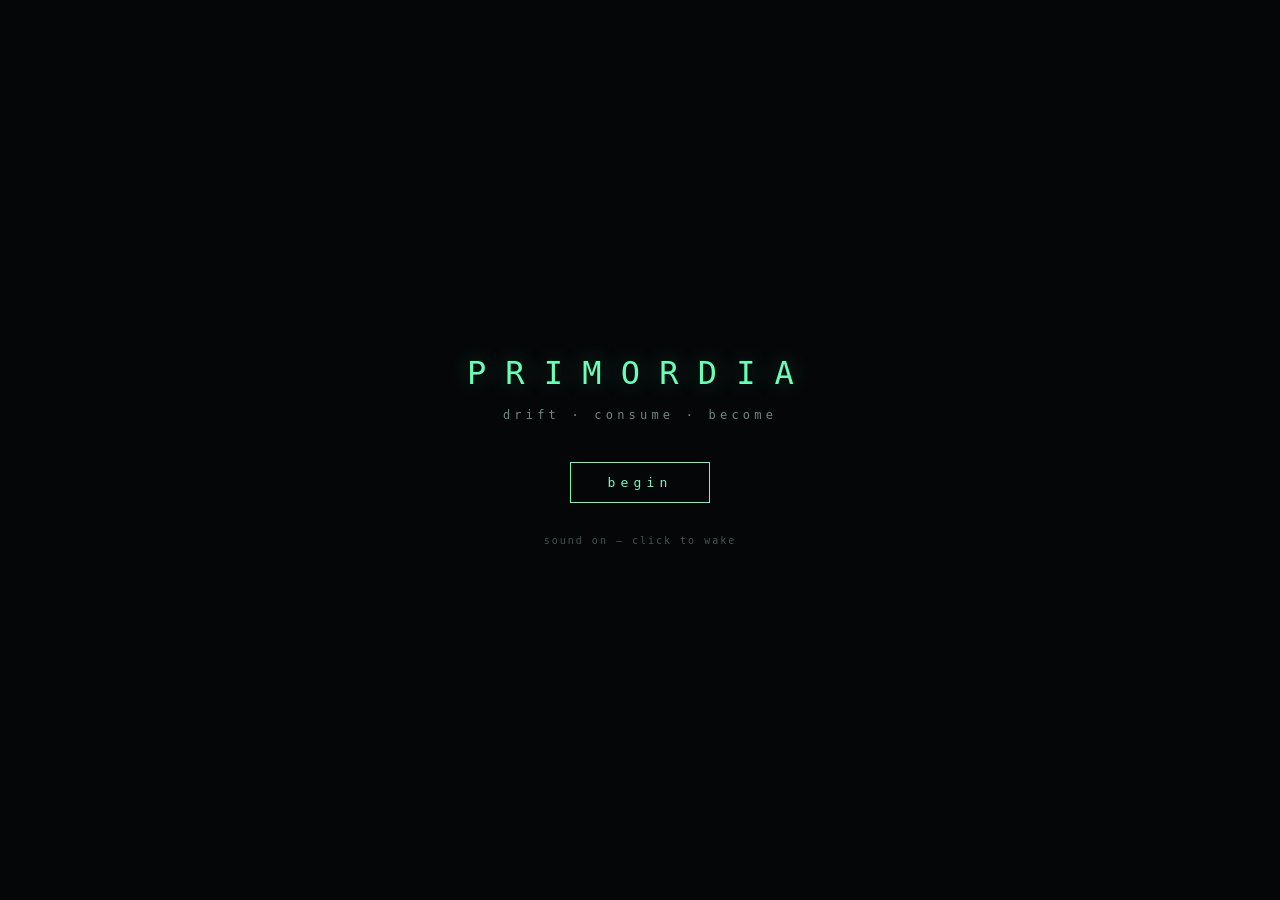
<file: primordia/index.html>
<!doctype html>
<html lang="en">
<head>
<meta charset="utf-8">
<meta name="viewport" content="width=device-width,initial-scale=1,viewport-fit=cover">
<title>Primordia</title>
<link rel="stylesheet" href="style.css">
</head>
<body>
<canvas id="world"></canvas>

<div id="vignette"></div>

<div id="hud">
  <div class="row" id="hud-name"></div>
  <div class="row" id="hud-biomass"></div>
  <div class="row" id="hud-gen"></div>
  <div class="row" id="hud-traits"></div>
</div>

<div id="ambient-log"></div>

<div id="mutation" class="hidden">
  <div class="m-title">A change stirs.</div>
  <div class="m-choices"></div>
  <div class="m-hint">click a path · or wait for it to pass</div>
</div>

<div id="boot">
  <div class="boot-inner">
    <div class="boot-title">PRIMORDIA</div>
    <div class="boot-sub">drift · consume · become</div>
    <button id="begin">begin</button>
    <div class="boot-foot">sound on — click to wake</div>
  </div>
</div>

<div id="board" class="hidden">
  <div class="board-title">other forms</div>
  <div class="board-list"></div>
  <div class="board-close">close</div>
</div>

<div id="tab-board">≡</div>

<script src="game.js"></script>
</body>
</html>
</file>
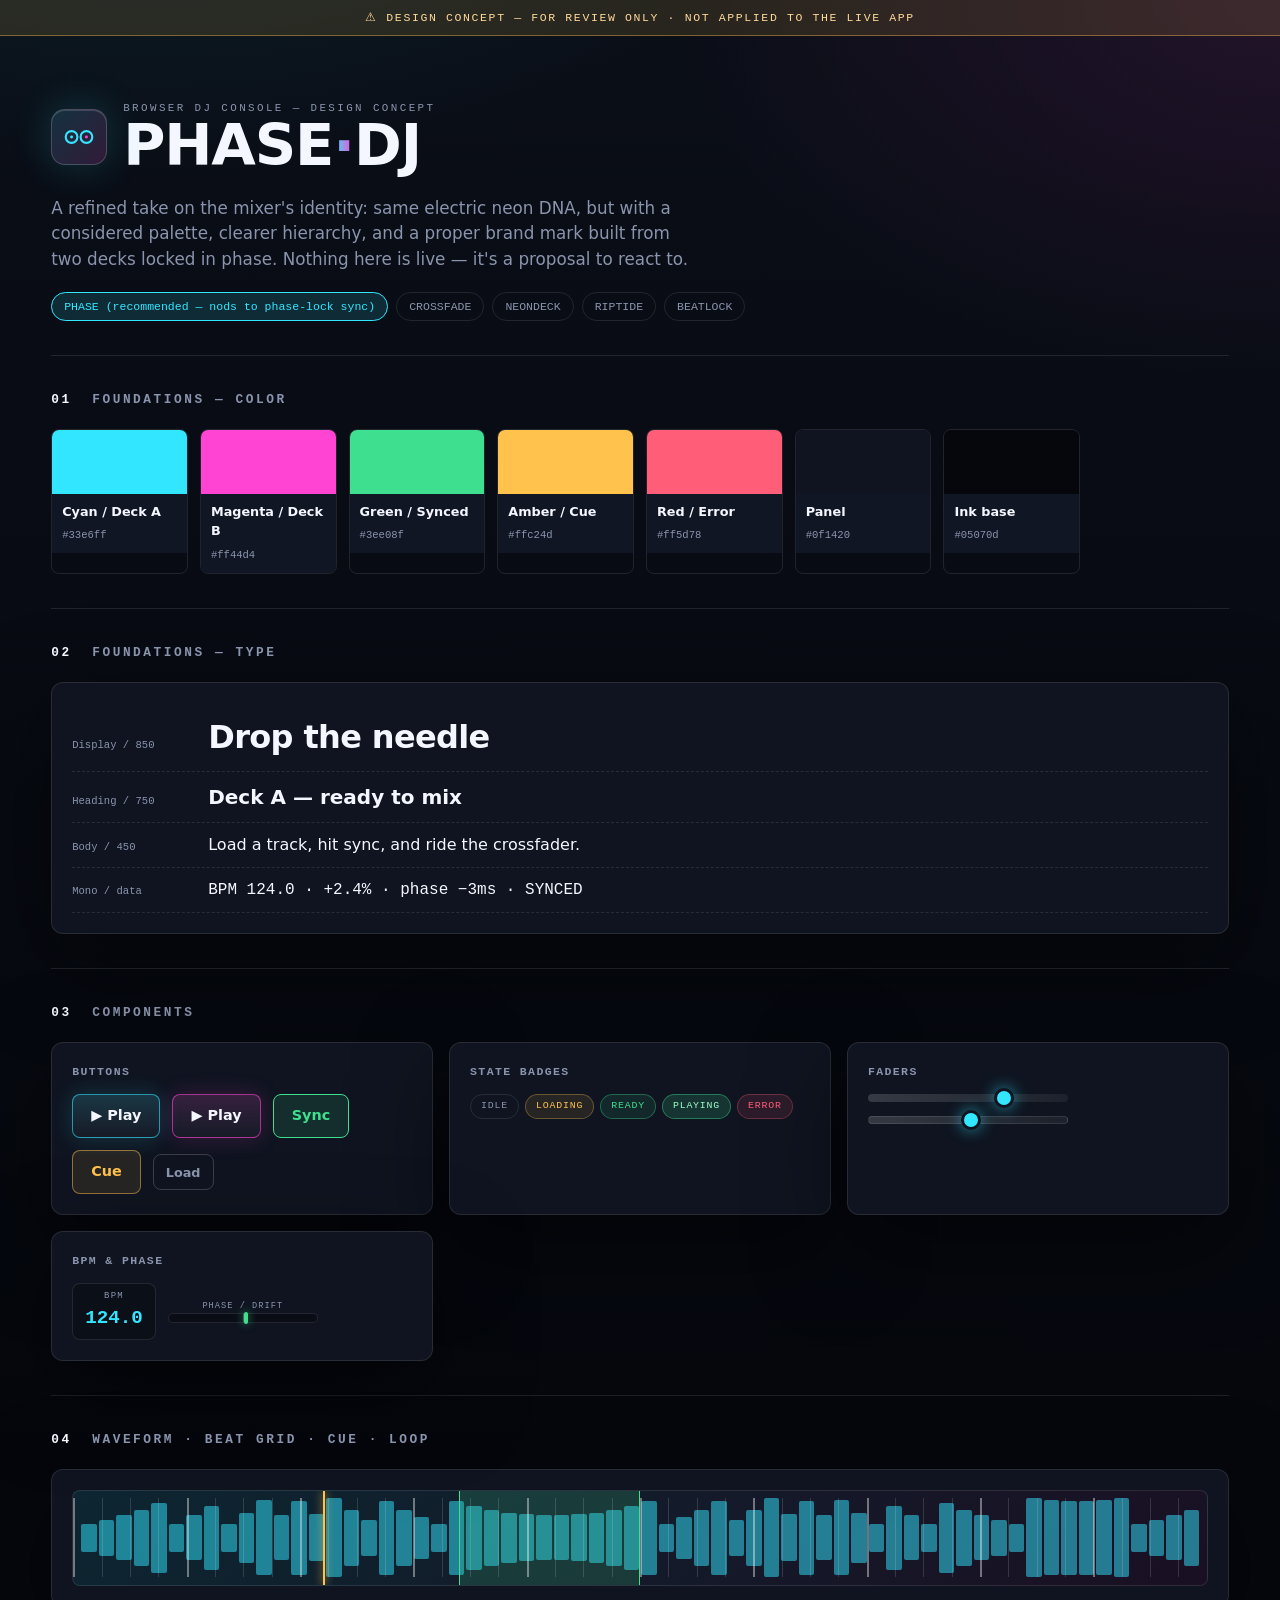
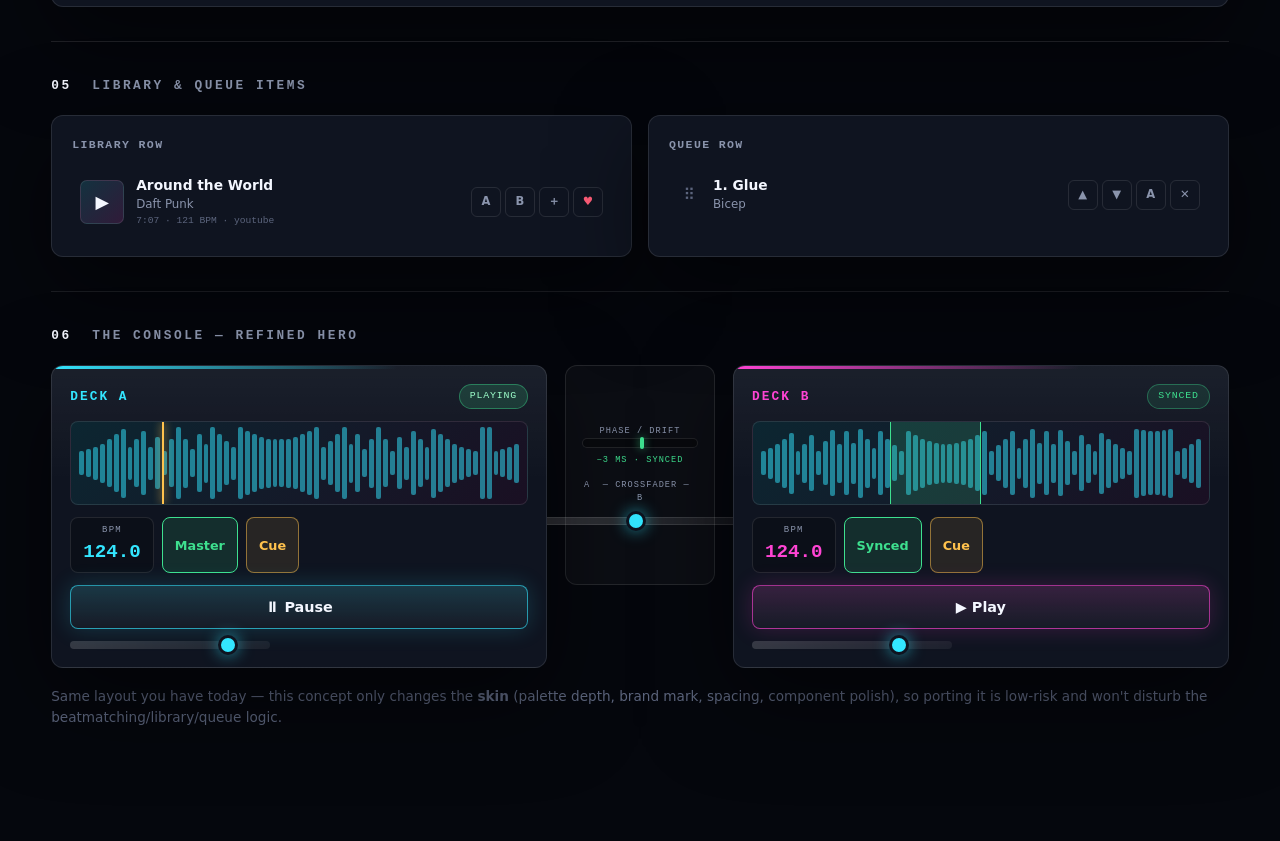
<file: design/concept.html>
<!DOCTYPE html>
<html lang="en">
<head>
<meta charset="UTF-8">
<meta name="viewport" content="width=device-width, initial-scale=1.0">
<title>DJ Mixer — Design Concept (review only)</title>
<style>
  *,*::before,*::after{box-sizing:border-box;margin:0;padding:0}
  :root{
    /* Refined palette — same neon DNA, deeper & more considered */
    --cyan:#33e6ff; --cyan-soft:rgba(51,230,255,.14);
    --magenta:#ff44d4; --magenta-soft:rgba(255,68,212,.14);
    --green:#3ee08f; --amber:#ffc24d; --red:#ff5d78;
    --ink-0:#04060b; --ink-1:#0a0e17; --ink-2:#111624; --ink-3:#18203200;
    --panel:#0f1420; --panel-2:#141b2b;
    --line:rgba(255,255,255,.10); --line-strong:rgba(255,255,255,.18);
    --text:#f4f7ff; --muted:#8a94ac; --muted-2:#5c657d;
    --radius:12px; --radius-sm:8px;
    --shadow:0 30px 90px rgba(0,0,0,.5);
    --mono:"SFMono-Regular",Consolas,"Liberation Mono",monospace;
    --sans:Inter,ui-sans-serif,system-ui,-apple-system,"Segoe UI",sans-serif;
  }
  html{background:#05070d}
  body{
    font-family:var(--sans); color:var(--text); line-height:1.5; min-height:100vh;
    background:
      radial-gradient(1200px 700px at 12% -10%, rgba(51,230,255,.10), transparent 60%),
      radial-gradient(1100px 700px at 100% 0%, rgba(255,68,212,.10), transparent 55%),
      linear-gradient(180deg,#0a0e17,#05070d 60%,#05070d);
    padding:0 0 80px;
  }
  .wrap{width:min(1180px,92vw);margin:0 auto}

  /* Review banner */
  .review-flag{
    position:sticky;top:0;z-index:50;
    display:flex;align-items:center;justify-content:center;gap:10px;
    padding:9px 16px;text-align:center;
    background:rgba(255,194,77,.12);border-bottom:1px solid rgba(255,194,77,.4);
    color:#ffd99a;font-family:var(--mono);font-size:.72rem;letter-spacing:.14em;text-transform:uppercase;
  }

  /* Hero / brand */
  header.hero{padding:64px 0 34px}
  .brandline{display:flex;align-items:center;gap:16px;margin-bottom:22px}
  .logo{
    width:56px;height:56px;border-radius:14px;display:grid;place-items:center;position:relative;overflow:hidden;
    background:linear-gradient(135deg,var(--cyan-soft),var(--magenta-soft)),var(--panel);
    border:1px solid var(--line-strong);
    box-shadow:inset 0 1px 0 rgba(255,255,255,.15),0 0 40px rgba(51,230,255,.2);
  }
  .logo svg{width:34px;height:34px}
  .brand-names{display:flex;flex-direction:column}
  .kicker{font-family:var(--mono);font-size:.68rem;letter-spacing:.22em;text-transform:uppercase;color:var(--muted)}
  .wordmark{font-size:clamp(2.2rem,6vw,3.6rem);font-weight:850;letter-spacing:-.02em;line-height:1}
  .wordmark b{background:linear-gradient(90deg,var(--cyan),var(--magenta));-webkit-background-clip:text;background-clip:text;color:transparent}
  .lede{max-width:640px;margin-top:6px;color:var(--muted);font-size:1.05rem}
  .name-alts{display:flex;flex-wrap:wrap;gap:8px;margin-top:20px}
  .name-alts span{padding:5px 12px;border:1px solid var(--line);border-radius:999px;font-family:var(--mono);font-size:.72rem;color:var(--muted)}
  .name-alts span.pick{border-color:var(--cyan);color:var(--cyan);background:var(--cyan-soft)}

  section{padding:34px 0;border-top:1px solid var(--line)}
  h2{font-size:.8rem;font-family:var(--mono);letter-spacing:.2em;text-transform:uppercase;color:var(--muted);margin-bottom:20px}
  h2 span{color:var(--text)}
  .grid{display:grid;gap:16px}
  .card{background:var(--panel);border:1px solid var(--line);border-radius:var(--radius);padding:20px;box-shadow:var(--shadow)}
  .card h3{font-size:.72rem;font-family:var(--mono);letter-spacing:.12em;text-transform:uppercase;color:var(--muted);margin-bottom:14px}

  /* Foundations: color */
  .swatches{display:grid;grid-template-columns:repeat(auto-fill,minmax(130px,1fr));gap:12px}
  .sw{border-radius:var(--radius-sm);overflow:hidden;border:1px solid var(--line)}
  .sw .chip{height:64px}
  .sw .meta{padding:8px 10px;background:var(--ink-2)}
  .sw .meta b{display:block;font-size:.8rem}
  .sw .meta code{font-family:var(--mono);font-size:.66rem;color:var(--muted)}

  /* Type scale */
  .type-row{display:flex;align-items:baseline;gap:16px;padding:10px 0;border-bottom:1px dashed var(--line)}
  .type-row .lbl{width:120px;font-family:var(--mono);font-size:.66rem;color:var(--muted);flex:none}

  /* Component demo surfaces */
  .demo{display:flex;flex-wrap:wrap;gap:12px;align-items:center}
  .btn{cursor:default;min-height:44px;padding:0 18px;border-radius:var(--radius-sm);font-weight:750;font-size:.9rem;border:1px solid var(--line-strong);background:rgba(255,255,255,.05);color:var(--text);display:inline-flex;align-items:center;gap:8px}
  .btn.primary-a{border-color:rgba(51,230,255,.6);background:linear-gradient(180deg,rgba(51,230,255,.14),transparent),rgba(255,255,255,.03);box-shadow:0 0 22px rgba(51,230,255,.18)}
  .btn.primary-b{border-color:rgba(255,68,212,.6);background:linear-gradient(180deg,rgba(255,68,212,.14),transparent),rgba(255,255,255,.03);box-shadow:0 0 22px rgba(255,68,212,.18)}
  .btn.sync{border-color:var(--green);color:var(--green);background:rgba(62,224,143,.12)}
  .btn.cue{border-color:rgba(255,194,77,.5);color:var(--amber);background:rgba(255,194,77,.1)}
  .btn.ghost{background:transparent;color:var(--muted)}
  .btn.sm{min-height:36px;padding:0 12px;font-size:.8rem}
  .chiprow{display:flex;gap:6px;flex-wrap:wrap}
  .pill{padding:4px 10px;border-radius:999px;font-family:var(--mono);font-size:.62rem;letter-spacing:.08em;text-transform:uppercase;border:1px solid var(--line);color:var(--muted)}
  .pill.ready{color:var(--green);border-color:rgba(62,224,143,.35);background:rgba(62,224,143,.1)}
  .pill.play{color:#9dffcb;border-color:rgba(62,224,143,.4);background:rgba(62,224,143,.16)}
  .pill.load{color:var(--amber);border-color:rgba(255,194,77,.3);background:rgba(255,194,77,.1)}
  .pill.err{color:var(--red);border-color:rgba(255,93,120,.3);background:rgba(255,93,120,.12)}

  /* range */
  input[type=range]{-webkit-appearance:none;appearance:none;height:8px;width:200px;border-radius:999px;background:linear-gradient(90deg,rgba(255,255,255,.16),rgba(255,255,255,.06));outline:none}
  input[type=range]::-webkit-slider-thumb{-webkit-appearance:none;width:20px;height:20px;border-radius:50%;background:var(--cyan);border:3px solid #0f1420;box-shadow:0 0 16px rgba(51,230,255,.6)}
  .xf{width:260px;height:12px;background:linear-gradient(90deg,rgba(51,230,255,.6),rgba(255,194,77,.2)50%,rgba(255,68,212,.6));border:1px solid var(--line)}
  .xf::-webkit-slider-thumb{width:28px;height:28px;border-radius:7px;background:#f6f7ff;box-shadow:0 0 22px rgba(255,255,255,.5)}

  /* waveform mock */
  .wave{position:relative;height:96px;border-radius:var(--radius-sm);overflow:hidden;background:linear-gradient(135deg,rgba(51,230,255,.12),rgba(255,68,212,.08)),#070b14;border:1px solid var(--line)}
  .wave .bars{position:absolute;inset:0;display:flex;align-items:center;gap:2px;padding:0 8px}
  .wave .bars i{flex:1;background:rgba(51,230,255,.5);border-radius:2px;display:block}
  .wave .grid{position:absolute;inset:0}
  .wave .grid b{position:absolute;top:8%;bottom:8%;width:1px;background:rgba(255,255,255,.14)}
  .wave .grid b.down{background:rgba(255,255,255,.4);width:2px}
  .wave .cue{position:absolute;top:0;bottom:0;width:2px;background:var(--amber);box-shadow:0 0 8px var(--amber)}
  .wave .loop{position:absolute;top:0;bottom:0;background:rgba(62,224,143,.16);border-left:1px solid var(--green);border-right:1px solid var(--green)}

  /* library/queue item */
  .li{display:grid;grid-template-columns:44px 1fr auto;gap:12px;align-items:center;padding:8px;border-radius:var(--radius-sm)}
  .li:hover{background:rgba(255,255,255,.04)}
  .li .th{width:44px;height:44px;border-radius:7px;display:grid;place-items:center;background:linear-gradient(135deg,var(--cyan-soft),var(--magenta-soft));border:1px solid var(--line);font-size:1.1rem}
  .li .tt{font-weight:650;font-size:.86rem}
  .li .ta{color:var(--muted);font-size:.74rem}
  .li .tm{color:var(--muted-2);font-family:var(--mono);font-size:.6rem}
  .li .ax{display:flex;gap:4px}
  .li .ax b{width:30px;height:30px;display:grid;place-items:center;border:1px solid var(--line);border-radius:6px;color:var(--muted);font-weight:700;font-size:.72rem}

  /* HERO console mock */
  .console{display:grid;grid-template-columns:1fr 150px 1fr;gap:18px;align-items:start}
  .deck{position:relative;padding:18px;border-radius:var(--radius);background:linear-gradient(180deg,rgba(255,255,255,.05),transparent 38%),var(--panel);border:1px solid var(--line);box-shadow:var(--shadow);display:flex;flex-direction:column;gap:12px;overflow:hidden}
  .deck::before{content:"";position:absolute;inset:0 0 auto;height:3px}
  .deck.a::before{background:linear-gradient(90deg,var(--cyan),transparent 70%)}
  .deck.b::before{background:linear-gradient(90deg,var(--magenta),transparent 70%)}
  .dh{display:flex;align-items:center;justify-content:space-between}
  .dh .dl{font-family:var(--mono);font-size:.8rem;font-weight:700;letter-spacing:.16em;text-transform:uppercase}
  .deck.a .dl{color:var(--cyan)} .deck.b .dl{color:var(--magenta)}
  .row{display:flex;gap:8px}
  .bpm{min-width:82px;padding:6px 12px;border-radius:var(--radius-sm);background:rgba(0,0,0,.24);border:1px solid var(--line);text-align:center}
  .bpm .k{font-family:var(--mono);font-size:.56rem;letter-spacing:.14em;color:var(--muted);text-transform:uppercase}
  .bpm .v{font-family:var(--mono);font-size:1.2rem;font-weight:800}
  .deck.a .bpm .v{color:var(--cyan)} .deck.b .bpm .v{color:var(--magenta)}
  .xfsec{border-radius:var(--radius);background:rgba(255,255,255,.03);border:1px solid var(--line);padding:16px;display:flex;flex-direction:column;align-items:center;gap:12px;justify-content:center;min-height:220px}
  .phase{width:100%}
  .phase .track{position:relative;height:10px;border-radius:999px;background:rgba(0,0,0,.3);border:1px solid var(--line)}
  .phase .track::before{content:"";position:absolute;left:50%;top:0;bottom:0;width:1px;background:rgba(255,255,255,.25)}
  .phase .n{position:absolute;top:-2px;bottom:-2px;left:52%;width:4px;margin-left:-2px;border-radius:2px;background:var(--green);box-shadow:0 0 8px rgba(62,224,143,.7)}
  .cap{font-family:var(--mono);font-size:.54rem;letter-spacing:.12em;text-transform:uppercase;color:var(--muted);text-align:center}
  .footnote{color:var(--muted-2);font-size:.85rem;margin-top:18px}
  @media(max-width:820px){.console{grid-template-columns:1fr}.wordmark{font-size:2.4rem}}
</style>
</head>
<body>
  <div class="review-flag">⚠ Design concept — for review only · not applied to the live app</div>

  <div class="wrap">
    <header class="hero">
      <div class="brandline">
        <div class="logo" aria-hidden="true">
          <svg viewBox="0 0 32 32" fill="none">
            <defs><linearGradient id="g" x1="0" y1="0" x2="32" y2="32">
              <stop offset="0" stop-color="#33e6ff"/><stop offset="1" stop-color="#ff44d4"/></linearGradient></defs>
            <circle cx="9" cy="16" r="5.5" stroke="url(#g)" stroke-width="2"/>
            <circle cx="23" cy="16" r="5.5" stroke="url(#g)" stroke-width="2"/>
            <path d="M14.5 16h3" stroke="url(#g)" stroke-width="2" stroke-linecap="round"/>
            <circle cx="9" cy="16" r="1.4" fill="#33e6ff"/><circle cx="23" cy="16" r="1.4" fill="#ff44d4"/>
          </svg>
        </div>
        <div class="brand-names">
          <span class="kicker">Browser DJ console — design concept</span>
          <div class="wordmark">PHASE<b>·</b>DJ</div>
        </div>
      </div>
      <p class="lede">A refined take on the mixer's identity: same electric neon DNA, but with a considered palette, clearer hierarchy, and a proper brand mark built from two decks locked in phase. Nothing here is live — it's a proposal to react to.</p>
      <div class="name-alts">
        <span class="pick">PHASE (recommended — nods to phase-lock sync)</span>
        <span>CROSSFADE</span><span>NEONDECK</span><span>RIPTIDE</span><span>BEATLOCK</span>
      </div>
    </header>

    <section>
      <h2><span>01</span> &nbsp;Foundations — Color</h2>
      <div class="swatches">
        <div class="sw"><div class="chip" style="background:#33e6ff"></div><div class="meta"><b>Cyan / Deck A</b><code>#33e6ff</code></div></div>
        <div class="sw"><div class="chip" style="background:#ff44d4"></div><div class="meta"><b>Magenta / Deck B</b><code>#ff44d4</code></div></div>
        <div class="sw"><div class="chip" style="background:#3ee08f"></div><div class="meta"><b>Green / Synced</b><code>#3ee08f</code></div></div>
        <div class="sw"><div class="chip" style="background:#ffc24d"></div><div class="meta"><b>Amber / Cue</b><code>#ffc24d</code></div></div>
        <div class="sw"><div class="chip" style="background:#ff5d78"></div><div class="meta"><b>Red / Error</b><code>#ff5d78</code></div></div>
        <div class="sw"><div class="chip" style="background:#0f1420"></div><div class="meta"><b>Panel</b><code>#0f1420</code></div></div>
        <div class="sw"><div class="chip" style="background:#05070d"></div><div class="meta"><b>Ink base</b><code>#05070d</code></div></div>
      </div>
    </section>

    <section>
      <h2><span>02</span> &nbsp;Foundations — Type</h2>
      <div class="card">
        <div class="type-row"><span class="lbl">Display / 850</span><span style="font-size:2rem;font-weight:850;letter-spacing:-.02em">Drop the needle</span></div>
        <div class="type-row"><span class="lbl">Heading / 750</span><span style="font-size:1.25rem;font-weight:750">Deck A — ready to mix</span></div>
        <div class="type-row"><span class="lbl">Body / 450</span><span>Load a track, hit sync, and ride the crossfader.</span></div>
        <div class="type-row"><span class="lbl">Mono / data</span><span style="font-family:var(--mono)">BPM 124.0 · +2.4% · phase −3ms · SYNCED</span></div>
      </div>
    </section>

    <section>
      <h2><span>03</span> &nbsp;Components</h2>
      <div class="grid" style="grid-template-columns:repeat(auto-fit,minmax(300px,1fr))">
        <div class="card"><h3>Buttons</h3><div class="demo">
          <span class="btn primary-a">▶ Play</span><span class="btn primary-b">▶ Play</span>
          <span class="btn sync">Sync</span><span class="btn cue">Cue</span><span class="btn ghost sm">Load</span>
        </div></div>
        <div class="card"><h3>State badges</h3><div class="demo chiprow">
          <span class="pill">idle</span><span class="pill load">loading</span><span class="pill ready">ready</span><span class="pill play">playing</span><span class="pill err">error</span>
        </div></div>
        <div class="card"><h3>Faders</h3><div class="demo" style="flex-direction:column;align-items:flex-start;gap:14px">
          <input type="range" value="70"><input type="range" class="xf" value="52">
        </div></div>
        <div class="card"><h3>BPM & phase</h3><div class="demo">
          <div class="bpm"><div class="k">BPM</div><div class="v" style="color:var(--cyan)">124.0</div></div>
          <div class="phase" style="max-width:150px"><div class="cap">Phase / Drift</div><div class="track"><div class="n"></div></div></div>
        </div></div>
      </div>
    </section>

    <section>
      <h2><span>04</span> &nbsp;Waveform · beat grid · cue · loop</h2>
      <div class="card"><div class="wave">
        <div class="bars" id="bars"></div>
        <div class="loop" style="left:34%;width:16%"></div>
        <div class="grid" id="grid"></div>
        <div class="cue" style="left:22%"></div>
      </div></div>
    </section>

    <section>
      <h2><span>05</span> &nbsp;Library & Queue items</h2>
      <div class="grid" style="grid-template-columns:repeat(auto-fit,minmax(320px,1fr))">
        <div class="card"><h3>Library row</h3>
          <div class="li"><div class="th">▶</div><div><div class="tt">Around the World</div><div class="ta">Daft Punk</div><div class="tm">7:07 · 121 BPM · youtube</div></div>
            <div class="ax"><b>A</b><b>B</b><b>＋</b><b style="color:var(--red)">♥</b></div></div>
        </div>
        <div class="card"><h3>Queue row</h3>
          <div class="li" style="grid-template-columns:24px 1fr auto"><div style="text-align:center;color:var(--muted-2)">⠿</div>
            <div><div class="tt">1. Glue</div><div class="ta">Bicep</div></div>
            <div class="ax"><b>▲</b><b>▼</b><b>A</b><b>✕</b></div></div>
        </div>
      </div>
    </section>

    <section>
      <h2><span>06</span> &nbsp;The console — refined hero</h2>
      <div class="console">
        <div class="deck a">
          <div class="dh"><span class="dl">Deck A</span><span class="pill play">playing</span></div>
          <div class="wave" style="height:84px"><div class="bars" data-bars></div><div class="cue" style="left:20%"></div></div>
          <div class="row"><div class="bpm"><div class="k">BPM</div><div class="v">124.0</div></div><span class="btn sync sm">Master</span><span class="btn cue sm">Cue</span></div>
          <span class="btn primary-a" style="justify-content:center">⏸ Pause</span>
          <input type="range" value="82">
        </div>
        <div class="xfsec">
          <div class="phase"><div class="cap">Phase / Drift</div><div class="track"><div class="n"></div></div><div class="cap" style="margin-top:6px;color:var(--green)">−3 ms · SYNCED</div></div>
          <div class="cap">A &nbsp;— crossfader —&nbsp; B</div>
          <input type="range" class="xf" value="48">
        </div>
        <div class="deck b">
          <div class="dh"><span class="dl">Deck B</span><span class="pill ready">synced</span></div>
          <div class="wave" style="height:84px"><div class="bars" data-bars></div><div class="loop" style="left:30%;width:20%"></div></div>
          <div class="row"><div class="bpm"><div class="k">BPM</div><div class="v">124.0</div></div><span class="btn sync sm">Synced</span><span class="btn cue sm">Cue</span></div>
          <span class="btn primary-b" style="justify-content:center">▶ Play</span>
          <input type="range" value="76">
        </div>
      </div>
      <p class="footnote">Same layout you have today — this concept only changes the <b>skin</b> (palette depth, brand mark, spacing, component polish), so porting it is low-risk and won't disturb the beatmatching/library/queue logic.</p>
    </section>
  </div>

<script>
  // decorative only — random-ish bar heights (deterministic, no Math.random needed for a mock)
  function fillBars(host, seed){
    var h='';for(var i=0;i<64;i++){var v=30+((i*seed+i*i)%60);h+='<i style="height:'+v+'%"></i>';}host.innerHTML=h;
  }
  fillBars(document.getElementById('bars'),7);
  document.querySelectorAll('[data-bars]').forEach(function(b,i){fillBars(b,3+i*4);});
  var g='';for(var k=0;k<40;k++){g+='<b class="'+(k%4===0?'down':'')+'" style="left:'+(k*2.5)+'%"></b>';}
  document.getElementById('grid').innerHTML=g;
</script>
</body>
</html>
</file>
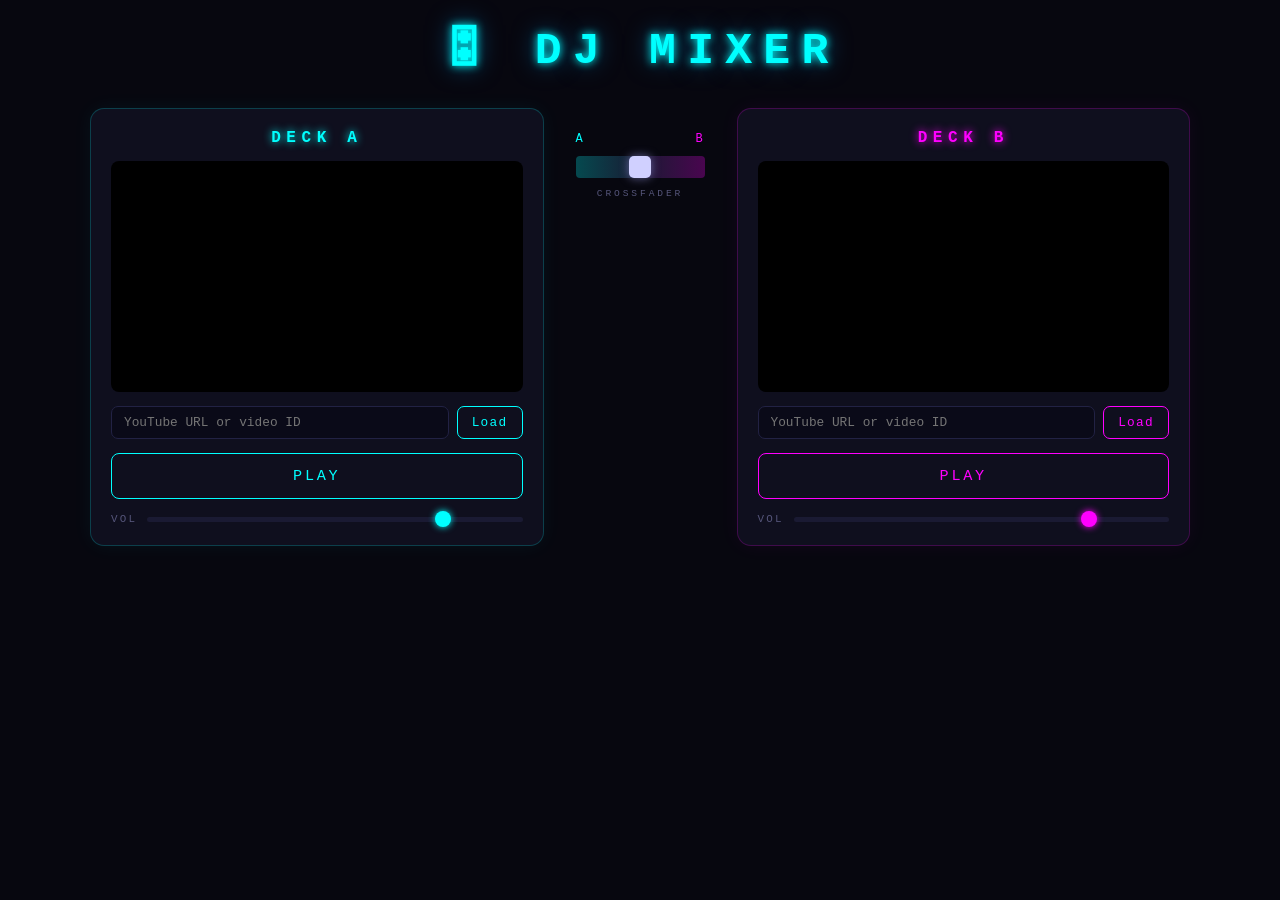
<file: app/assets/dj_mixer.html>
<!DOCTYPE html>
<html lang="en">
<head>
  <meta charset="UTF-8">
  <meta name="viewport" content="width=device-width, initial-scale=1.0">
  <title>DJ Mixer</title>
  <style>
    *, *::before, *::after { box-sizing: border-box; margin: 0; padding: 0; }

    :root {
      --cyan: #00ffff;
      --magenta: #ff00ff;
      --bg: #07070f;
      --card: #0f0f1e;
      --card2: #141428;
      --text: #c8c8ff;
      --muted: #55557a;
    }

    body {
      background: var(--bg);
      color: var(--text);
      font-family: 'Courier New', monospace;
      min-height: 100vh;
      display: flex;
      flex-direction: column;
      align-items: center;
      padding: 24px 16px 48px;
    }

    h1.title {
      font-size: clamp(1.6rem, 5vw, 2.8rem);
      letter-spacing: 0.25em;
      text-transform: uppercase;
      color: var(--cyan);
      text-shadow: 0 0 8px var(--cyan), 0 0 24px #00aaff88;
      margin-bottom: 32px;
      text-align: center;
    }

    /* ── Console grid ─────────────────────── */
    .console {
      display: flex;
      flex-direction: row;
      align-items: flex-start;
      gap: 18px;
      width: 100%;
      max-width: 1100px;
    }

    @media (max-width: 760px) {
      .console { flex-direction: column; }
    }

    /* ── Deck ─────────────────────────────── */
    .deck {
      flex: 1;
      background: var(--card);
      border-radius: 14px;
      padding: 20px;
      display: flex;
      flex-direction: column;
      gap: 14px;
      border: 1px solid transparent;
    }

    #deck-a { border-color: #00ffff33; box-shadow: 0 0 20px #00ffff0d; }
    #deck-b { border-color: #ff00ff33; box-shadow: 0 0 20px #ff00ff0d; }

    .deck-label {
      text-align: center;
      font-size: 1rem;
      letter-spacing: 0.35em;
      text-transform: uppercase;
      font-weight: bold;
    }

    #deck-a .deck-label { color: var(--cyan); text-shadow: 0 0 8px var(--cyan); }
    #deck-b .deck-label { color: var(--magenta); text-shadow: 0 0 8px var(--magenta); }

    /* ── Video frame ──────────────────────── */
    .video-wrap {
      position: relative;
      width: 100%;
      aspect-ratio: 16 / 9;
      background: #000;
      border-radius: 8px;
      overflow: hidden;
    }

    .video-wrap iframe {
      position: absolute;
      inset: 0;
      width: 100%;
      height: 100%;
      border: none;
    }

    /* ── URL row ──────────────────────────── */
    .url-row {
      display: flex;
      gap: 8px;
    }

    .url-row input {
      flex: 1;
      background: #0a0a18;
      border: 1px solid #222244;
      color: var(--text);
      padding: 8px 12px;
      border-radius: 7px;
      font: inherit;
      font-size: 0.8rem;
      outline: none;
      transition: border-color 0.2s, box-shadow 0.2s;
    }

    #deck-a .url-row input:focus { border-color: var(--cyan); box-shadow: 0 0 8px #00ffff33; }
    #deck-b .url-row input:focus { border-color: var(--magenta); box-shadow: 0 0 8px #ff00ff33; }

    .btn-load {
      padding: 8px 14px;
      border-radius: 7px;
      font: inherit;
      font-size: 0.8rem;
      letter-spacing: 0.1em;
      cursor: pointer;
      border: 1px solid;
      background: transparent;
      transition: background 0.2s, box-shadow 0.2s;
    }

    #deck-a .btn-load { border-color: var(--cyan); color: var(--cyan); }
    #deck-a .btn-load:hover { background: #00ffff18; box-shadow: 0 0 10px #00ffff44; }
    #deck-b .btn-load { border-color: var(--magenta); color: var(--magenta); }
    #deck-b .btn-load:hover { background: #ff00ff18; box-shadow: 0 0 10px #ff00ff44; }

    /* ── Play/Pause ───────────────────────── */
    .btn-play {
      width: 100%;
      padding: 13px;
      border-radius: 8px;
      font: inherit;
      font-size: 0.95rem;
      letter-spacing: 0.18em;
      text-transform: uppercase;
      cursor: pointer;
      border: 1px solid;
      background: transparent;
      transition: background 0.2s, box-shadow 0.2s, transform 0.1s;
    }

    #deck-a .btn-play { border-color: var(--cyan); color: var(--cyan); }
    #deck-a .btn-play:hover { background: #00ffff18; box-shadow: 0 0 16px #00ffff55; }
    #deck-b .btn-play { border-color: var(--magenta); color: var(--magenta); }
    #deck-b .btn-play:hover { background: #ff00ff18; box-shadow: 0 0 16px #ff00ff55; }

    .btn-play:active { transform: scale(0.96); }

    /* ── Volume ───────────────────────────── */
    .vol-row {
      display: flex;
      align-items: center;
      gap: 10px;
    }

    .vol-label {
      font-size: 0.68rem;
      letter-spacing: 0.2em;
      text-transform: uppercase;
      color: var(--muted);
      white-space: nowrap;
    }

    input[type="range"] {
      flex: 1;
      -webkit-appearance: none;
      height: 5px;
      border-radius: 3px;
      background: #1a1a33;
      outline: none;
      cursor: pointer;
    }

    #deck-a input[type="range"]::-webkit-slider-thumb {
      -webkit-appearance: none;
      width: 16px; height: 16px;
      border-radius: 50%;
      background: var(--cyan);
      box-shadow: 0 0 7px var(--cyan);
    }
    #deck-a input[type="range"]::-moz-range-thumb {
      width: 16px; height: 16px;
      border-radius: 50%;
      background: var(--cyan);
      box-shadow: 0 0 7px var(--cyan);
      border: none;
    }

    #deck-b input[type="range"]::-webkit-slider-thumb {
      -webkit-appearance: none;
      width: 16px; height: 16px;
      border-radius: 50%;
      background: var(--magenta);
      box-shadow: 0 0 7px var(--magenta);
    }
    #deck-b input[type="range"]::-moz-range-thumb {
      width: 16px; height: 16px;
      border-radius: 50%;
      background: var(--magenta);
      box-shadow: 0 0 7px var(--magenta);
      border: none;
    }

    /* ── Crossfader ───────────────────────── */
    .crossfader-section {
      display: flex;
      flex-direction: column;
      align-items: center;
      justify-content: center;
      gap: 10px;
      padding: 24px 14px;
      min-width: 110px;
    }

    @media (max-width: 760px) {
      .crossfader-section {
        flex-direction: column;
        padding: 12px 0;
        width: 100%;
      }
    }

    .cf-ab {
      display: flex;
      justify-content: space-between;
      width: 100%;
      font-size: 0.75rem;
      letter-spacing: 0.15em;
    }

    .cf-ab span:first-child { color: var(--cyan); }
    .cf-ab span:last-child  { color: var(--magenta); }

    #crossfader {
      width: 100%;
      -webkit-appearance: none;
      height: 8px;
      border-radius: 4px;
      background: linear-gradient(to right, #00ffff44, #1a1a33, #ff00ff44);
      outline: none;
      cursor: grab;
    }

    #crossfader::-webkit-slider-thumb {
      -webkit-appearance: none;
      width: 22px; height: 22px;
      border-radius: 5px;
      background: #d0d0ff;
      box-shadow: 0 0 10px #aaaaff88;
      cursor: grab;
    }
    #crossfader::-webkit-slider-thumb:active { cursor: grabbing; }

    #crossfader::-moz-range-thumb {
      width: 22px; height: 22px;
      border-radius: 5px;
      background: #d0d0ff;
      box-shadow: 0 0 10px #aaaaff88;
      border: none;
      cursor: grab;
    }

    .cf-label {
      font-size: 0.6rem;
      letter-spacing: 0.3em;
      text-transform: uppercase;
      color: var(--muted);
    }
  </style>
</head>
<body>

  <h1 class="title">🎛 DJ Mixer</h1>

  <div id="file-warning" style="display:none; background:#1a0a00; border:1px solid #ff6600; color:#ffaa44; border-radius:10px; padding:16px 20px; margin-bottom:24px; max-width:700px; width:100%; font-size:0.85rem; line-height:1.6; text-align:center;">
    <strong style="color:#ff8800;">YouTube requires HTTP — open this file via a local server, not file://</strong><br>
    Run this in your terminal, then open the URL it shows:<br>
    <code style="background:#0a0a00; padding:6px 12px; border-radius:5px; display:inline-block; margin-top:8px; color:#ffcc88;">
      python3 -m http.server 8080 --directory /home/user/my-first-blog/app/assets
    </code><br>
    <span style="color:#ff8800;">→</span> Then visit <strong>http://localhost:8080/dj_mixer.html</strong>
  </div>

  <div class="console">

    <!-- Deck A -->
    <div class="deck" id="deck-a">
      <div class="deck-label">Deck A</div>
      <div class="video-wrap"><div id="player-a"></div></div>
      <div class="url-row">
        <input id="url-a" type="text" placeholder="YouTube URL or video ID">
        <button class="btn-load" id="load-a">Load</button>
      </div>
      <button class="btn-play" id="play-a">Play</button>
      <div class="vol-row">
        <span class="vol-label">Vol</span>
        <input type="range" id="vol-a" min="0" max="100" value="80">
      </div>
    </div>

    <!-- Crossfader -->
    <div class="crossfader-section">
      <div class="cf-ab"><span>A</span><span>B</span></div>
      <input type="range" id="crossfader" min="0" max="100" value="50">
      <div class="cf-label">Crossfader</div>
    </div>

    <!-- Deck B -->
    <div class="deck" id="deck-b">
      <div class="deck-label">Deck B</div>
      <div class="video-wrap"><div id="player-b"></div></div>
      <div class="url-row">
        <input id="url-b" type="text" placeholder="YouTube URL or video ID">
        <button class="btn-load" id="load-b">Load</button>
      </div>
      <button class="btn-play" id="play-b">Play</button>
      <div class="vol-row">
        <span class="vol-label">Vol</span>
        <input type="range" id="vol-b" min="0" max="100" value="80">
      </div>
    </div>

  </div><!-- .console -->

  <script src="https://www.youtube.com/iframe_api"></script>
  <script>
    if (location.protocol === 'file:') {
      document.getElementById('file-warning').style.display = 'block';
    }

    var playerA = null;
    var playerB = null;

    function extractVideoId(raw) {
      var s = raw.trim();
      var m = s.match(/(?:youtube\.com\/(?:watch\?v=|embed\/)|youtu\.be\/)([A-Za-z0-9_-]{11})/);
      if (m) return m[1];
      if (/^[A-Za-z0-9_-]{11}$/.test(s)) return s;
      return null;
    }

    function applyMix() {
      var t  = parseInt(document.getElementById('crossfader').value) / 100;
      var vA = parseInt(document.getElementById('vol-a').value);
      var vB = parseInt(document.getElementById('vol-b').value);
      if (playerA && playerA.setVolume) playerA.setVolume(Math.round(vA * (1 - t)));
      if (playerB && playerB.setVolume) playerB.setVolume(Math.round(vB * t));
    }

    function syncPlayButton(btn, state) {
      btn.textContent = (state === 1) ? 'Pause' : 'Play';
    }

    window.onYouTubeIframeAPIReady = function () {
      playerA = new YT.Player('player-a', {
        videoId: 'jNQXAC9IVRw',
        playerVars: { rel: 0 },
        events: {
          onReady: applyMix,
          onStateChange: function (e) { syncPlayButton(document.getElementById('play-a'), e.data); }
        }
      });

      playerB = new YT.Player('player-b', {
        videoId: 'M7lc1UVf-VE',
        playerVars: { rel: 0 },
        events: {
          onReady: applyMix,
          onStateChange: function (e) { syncPlayButton(document.getElementById('play-b'), e.data); }
        }
      });
    };

    document.getElementById('play-a').addEventListener('click', function () {
      if (!playerA) return;
      playerA.getPlayerState() === 1 ? playerA.pauseVideo() : playerA.playVideo();
    });

    document.getElementById('play-b').addEventListener('click', function () {
      if (!playerB) return;
      playerB.getPlayerState() === 1 ? playerB.pauseVideo() : playerB.playVideo();
    });

    document.getElementById('load-a').addEventListener('click', function () {
      var id = extractVideoId(document.getElementById('url-a').value);
      if (id && playerA) { playerA.loadVideoById(id); playerA.pauseVideo(); }
    });

    document.getElementById('load-b').addEventListener('click', function () {
      var id = extractVideoId(document.getElementById('url-b').value);
      if (id && playerB) { playerB.loadVideoById(id); playerB.pauseVideo(); }
    });

    document.getElementById('crossfader').addEventListener('input', applyMix);
    document.getElementById('vol-a').addEventListener('input', applyMix);
    document.getElementById('vol-b').addEventListener('input', applyMix);
  </script>

</body>
</html>
</file>
<file: primordia/style.css>
:root {
  --bg: #050608;
  --ink: #cfe6dc;
  --dim: #6c8a82;
  --glow: #6affb8;
  --warn: #ffb36a;
  --shard: #b69aff;
}

* { box-sizing: border-box; }

html, body {
  margin: 0;
  padding: 0;
  height: 100%;
  background: var(--bg);
  color: var(--ink);
  font-family: ui-monospace, "SF Mono", Menlo, Consolas, monospace;
  font-size: 13px;
  overflow: hidden;
  cursor: crosshair;
  user-select: none;
  -webkit-user-select: none;
}

#world {
  position: fixed;
  inset: 0;
  display: block;
}

#vignette {
  position: fixed;
  inset: 0;
  pointer-events: none;
  background: radial-gradient(ellipse at center,
    transparent 0%,
    transparent 35%,
    rgba(0,0,0,0.45) 70%,
    rgba(0,0,0,0.92) 100%);
  mix-blend-mode: multiply;
}

#vignette::after {
  content: "";
  position: absolute;
  inset: 0;
  background: radial-gradient(circle at 50% 50%,
    rgba(106, 255, 184, 0.04) 0%,
    transparent 50%);
  pointer-events: none;
}

#hud {
  position: fixed;
  left: 16px;
  bottom: 16px;
  padding: 10px 14px;
  background: rgba(5, 8, 10, 0.55);
  border: 1px solid rgba(106, 255, 184, 0.12);
  border-radius: 2px;
  backdrop-filter: blur(4px);
  -webkit-backdrop-filter: blur(4px);
  min-width: 220px;
  pointer-events: none;
  letter-spacing: 0.04em;
}

#hud .row {
  line-height: 1.55;
  white-space: nowrap;
}

#hud-name { color: var(--ink); font-weight: 600; letter-spacing: 0.12em; }
#hud-biomass { color: var(--glow); }
#hud-gen { color: var(--dim); }
#hud-traits { color: var(--dim); white-space: normal; max-width: 320px; line-height: 1.5; }

#ambient-log {
  position: fixed;
  right: 16px;
  bottom: 16px;
  padding: 10px 14px;
  max-width: 280px;
  text-align: right;
  font-size: 12px;
  color: var(--dim);
  line-height: 1.6;
  pointer-events: none;
  letter-spacing: 0.04em;
}

#ambient-log .line {
  opacity: 0;
  animation: fade 8s ease-out forwards;
}

@keyframes fade {
  0% { opacity: 0; transform: translateY(4px); }
  10% { opacity: 0.9; transform: translateY(0); }
  80% { opacity: 0.9; }
  100% { opacity: 0; }
}

#mutation {
  position: fixed;
  inset: 0;
  display: flex;
  align-items: center;
  justify-content: center;
  flex-direction: column;
  pointer-events: auto;
  background: radial-gradient(circle at center, rgba(5,8,10,0.4), rgba(5,8,10,0.85));
  z-index: 5;
  animation: enter 0.5s ease-out;
}

#mutation.hidden { display: none; }

@keyframes enter { from { opacity: 0; } to { opacity: 1; } }

.m-title {
  color: var(--glow);
  letter-spacing: 0.35em;
  font-size: 14px;
  margin-bottom: 28px;
  text-transform: uppercase;
}

.m-choices {
  display: flex;
  gap: 18px;
  flex-wrap: wrap;
  justify-content: center;
  max-width: 880px;
  padding: 0 24px;
}

.m-card {
  width: 220px;
  min-height: 160px;
  padding: 18px 16px;
  background: rgba(8, 14, 12, 0.65);
  border: 1px solid rgba(106, 255, 184, 0.18);
  cursor: pointer;
  transition: all 0.18s ease;
  display: flex;
  flex-direction: column;
}

.m-card:hover {
  border-color: var(--glow);
  background: rgba(20, 40, 32, 0.7);
  transform: translateY(-2px);
}

.m-card .m-name {
  color: var(--ink);
  letter-spacing: 0.12em;
  font-weight: 600;
  text-transform: lowercase;
  margin-bottom: 10px;
}

.m-card .m-desc {
  color: var(--dim);
  font-size: 12px;
  line-height: 1.55;
  flex: 1;
}

.m-card .m-tag {
  color: var(--glow);
  font-size: 10px;
  letter-spacing: 0.2em;
  text-transform: uppercase;
  margin-top: 10px;
  opacity: 0.7;
}

.m-card.warn .m-tag { color: var(--warn); }

.m-hint {
  color: var(--dim);
  letter-spacing: 0.2em;
  font-size: 11px;
  margin-top: 28px;
  text-transform: lowercase;
}

#boot {
  position: fixed;
  inset: 0;
  display: flex;
  align-items: center;
  justify-content: center;
  background: var(--bg);
  z-index: 10;
  transition: opacity 1.2s ease;
}

#boot.gone {
  opacity: 0;
  pointer-events: none;
}

.boot-inner { text-align: center; }

.boot-title {
  font-size: 32px;
  letter-spacing: 0.6em;
  color: var(--glow);
  margin-bottom: 16px;
  text-shadow: 0 0 24px rgba(106, 255, 184, 0.3);
}

.boot-sub {
  color: var(--dim);
  letter-spacing: 0.35em;
  font-size: 12px;
  margin-bottom: 40px;
  text-transform: lowercase;
}

#begin {
  background: transparent;
  border: 1px solid var(--glow);
  color: var(--glow);
  padding: 12px 36px;
  letter-spacing: 0.4em;
  text-transform: lowercase;
  cursor: pointer;
  font-family: inherit;
  font-size: 13px;
  transition: all 0.2s ease;
}

#begin:hover {
  background: rgba(106, 255, 184, 0.1);
  letter-spacing: 0.5em;
}

.boot-foot {
  color: var(--dim);
  letter-spacing: 0.2em;
  font-size: 10px;
  margin-top: 32px;
  opacity: 0.6;
  text-transform: lowercase;
}

#tab-board {
  position: fixed;
  top: 14px;
  right: 16px;
  padding: 4px 10px;
  color: var(--dim);
  border: 1px solid rgba(106, 255, 184, 0.12);
  cursor: pointer;
  letter-spacing: 0.2em;
  font-size: 14px;
  z-index: 4;
}

#tab-board:hover {
  color: var(--glow);
  border-color: var(--glow);
}

#board {
  position: fixed;
  inset: 0;
  display: flex;
  flex-direction: column;
  align-items: center;
  justify-content: center;
  background: rgba(5, 8, 10, 0.92);
  z-index: 6;
  padding: 40px;
}

#board.hidden { display: none; }

.board-title {
  color: var(--glow);
  letter-spacing: 0.4em;
  font-size: 14px;
  margin-bottom: 28px;
  text-transform: uppercase;
}

.board-list {
  display: flex;
  flex-direction: column;
  gap: 8px;
  max-width: 640px;
  width: 100%;
  max-height: 60vh;
  overflow-y: auto;
  padding: 0 8px;
}

.board-list .entry {
  display: grid;
  grid-template-columns: 1fr auto auto;
  gap: 18px;
  padding: 10px 14px;
  border: 1px solid rgba(106, 255, 184, 0.1);
  background: rgba(8, 14, 12, 0.6);
}

.board-list .entry .e-name { color: var(--ink); letter-spacing: 0.1em; }
.board-list .entry .e-gen { color: var(--dim); font-size: 11px; }
.board-list .entry .e-bio { color: var(--glow); font-size: 11px; }

.board-close {
  margin-top: 24px;
  color: var(--dim);
  letter-spacing: 0.3em;
  font-size: 11px;
  cursor: pointer;
  text-transform: lowercase;
}

.board-close:hover { color: var(--ink); }

.hidden { display: none !important; }
</file>
